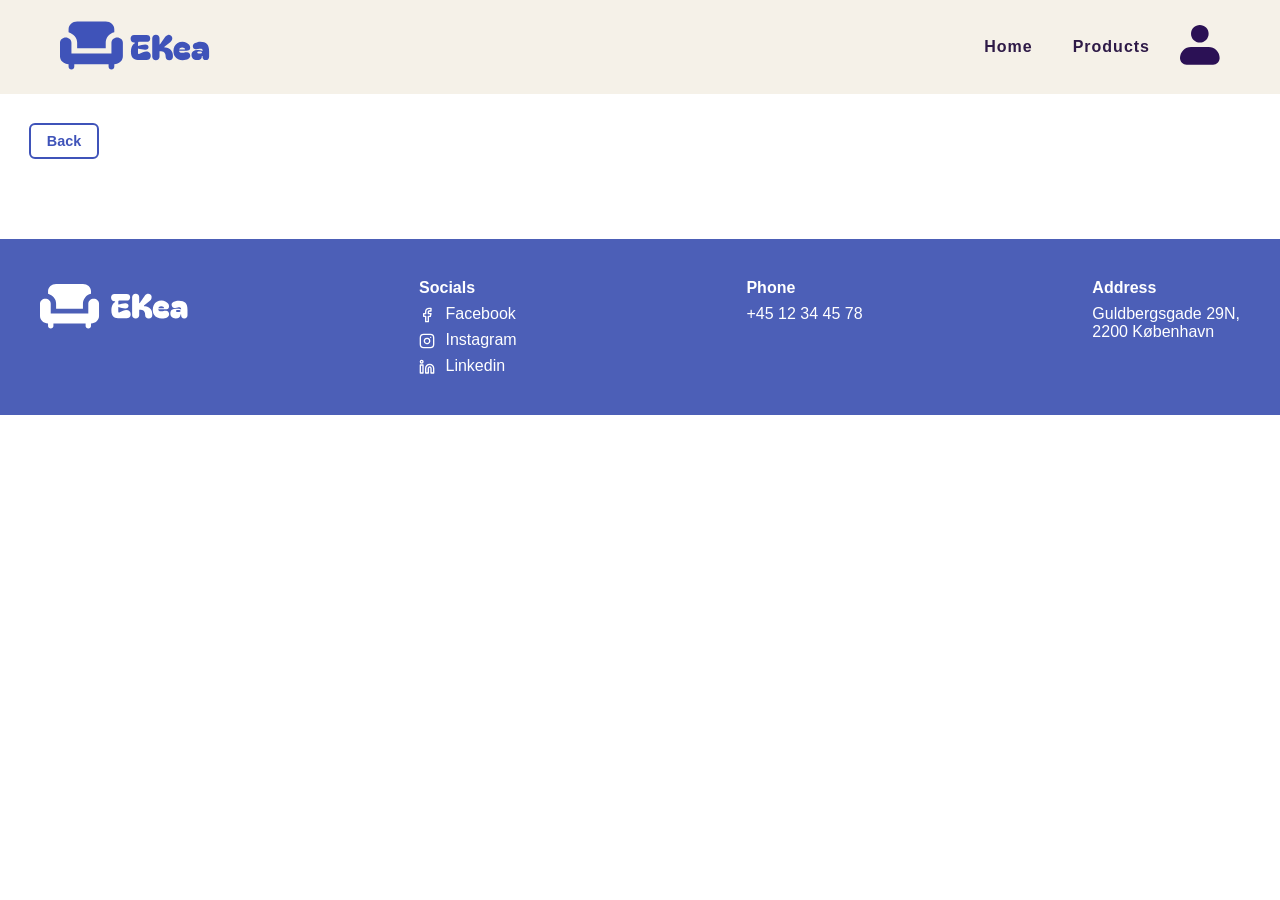
<file: produkt.html>
<!doctype html>
<html lang="en">
  <head>
    <meta charset="UTF-8" />
    <meta name="viewport" content="width=device-width, initial-scale=1.0" />
    <link rel="stylesheet" href="css/produkt.css" />
    <script src="js/produkt.js" defer></script>
    <link rel="stylesheet" href="css/generel.css" />
    <script src="js/burger.js" defer></script>
    <link rel="stylesheet" href="css/burger.css" />
    <title>Document</title>
  </head>
  <body>
    <header>
      <nav class="navbar">
        <div class="logo-header">
          <a href="index.html">
            <svg width="303" height="101" viewBox="0 0 303 101" fill="none" xmlns="http://www.w3.org/2000/svg">
              <path
                d="M160.32 80.86C158.033 80.86 155.84 80.65 153.74 80.23C151.687 79.81 149.867 79.0167 148.28 77.85C146.74 76.6367 145.503 74.91 144.57 72.67C143.683 70.3833 143.24 67.3967 143.24 63.71C143.24 60.3967 143.683 57.55 144.57 55.17C145.457 52.79 146.507 50.9 147.72 49.5C148.98 48.1 150.123 47.2367 151.15 46.91L150.8 45.58H149.61C147.463 45.58 145.76 44.9033 144.5 43.55C143.287 42.15 142.657 40.26 142.61 37.88C142.563 35.5467 143.17 33.68 144.43 32.28C145.737 30.88 147.463 30.18 149.61 30.18H174.74C179.733 30.18 182.23 32.5133 182.23 37.18C182.23 39.28 181.623 40.96 180.41 42.22C179.197 43.48 177.307 44.11 174.74 44.11H160.25C158.523 44.11 157.66 45.1133 157.66 47.12V52.37C159.993 51.8567 162.42 51.25 164.94 50.55C167.507 49.85 169.933 49.5 172.22 49.5C174.413 49.5 176.047 49.99 177.12 50.97C178.24 51.9033 178.8 53.1867 178.8 54.82C178.8 56.5 178.24 57.83 177.12 58.81C176.047 59.7433 174.413 60.2333 172.22 60.28C169.933 60.3267 167.507 60 164.94 59.3C162.373 58.6 159.923 57.9933 157.59 57.48V66.65C157.59 67.5367 157.823 68.1667 158.29 68.54C158.803 68.8667 159.597 68.7267 160.67 68.12C163.003 66.7667 165.29 65.6933 167.53 64.9C169.77 64.06 171.963 63.64 174.11 63.64C177.143 63.64 179.43 64.4333 180.97 66.02C182.557 67.6067 183.35 69.6833 183.35 72.25C183.35 75.0033 182.51 77.1267 180.83 78.62C179.197 80.1133 176.537 80.86 172.85 80.86H160.32ZM201.778 49.43L212.278 34.59C214.145 31.93 216.175 30.4367 218.368 30.11C220.561 29.7367 222.545 30.25 224.318 31.65C225.485 32.5367 226.255 33.7267 226.628 35.22C227.001 36.7133 226.885 38.3 226.278 39.98C225.671 41.66 224.458 43.2467 222.638 44.74L210.948 54.19V55.66C212.441 55.66 214.191 55.8467 216.198 56.22C218.205 56.5933 220.025 57.4333 221.658 58.74C222.965 59.72 224.085 60.84 225.018 62.1C225.998 63.36 226.768 64.9233 227.328 66.79C227.888 68.61 228.168 70.92 228.168 73.72C228.168 76.0067 227.538 77.85 226.278 79.25C225.065 80.6033 223.245 81.28 220.818 81.28C218.391 81.28 216.525 80.6033 215.218 79.25C213.958 77.85 213.328 76.0067 213.328 73.72C213.328 71.1533 212.908 69.1233 212.068 67.63C211.275 66.09 210.201 64.97 208.848 64.27C207.495 63.57 206.025 63.22 204.438 63.22H201.008V74.21C201.008 76.2167 200.308 77.8733 198.908 79.18C197.555 80.4867 195.805 81.14 193.658 81.14C191.511 81.14 189.738 80.4867 188.338 79.18C186.985 77.8733 186.308 76.2167 186.308 74.21V37.18C186.308 35.1267 186.985 33.4 188.338 32C189.691 30.6 191.465 29.9 193.658 29.9C195.991 29.9 197.788 30.6 199.048 32C200.355 33.3533 201.008 35.0333 201.008 37.04V49.29L201.778 49.43ZM229.153 62.8C229.153 59.1133 229.876 55.87 231.323 53.07C232.816 50.27 234.916 48.0767 237.623 46.49C240.376 44.9033 243.643 44.11 247.423 44.11C250.363 44.11 253 44.6467 255.333 45.72C257.713 46.7933 259.58 48.24 260.933 50.06C262.286 51.8333 262.963 53.7933 262.963 55.94C262.963 58.18 262.31 59.7667 261.003 60.7C259.696 61.6333 257.76 62.1 255.193 62.1H240.493C240.493 63.3133 240.96 64.3167 241.893 65.11C242.873 65.9033 244.506 66.3 246.793 66.3C247.96 66.3 249.033 66.1833 250.013 65.95C251.04 65.7167 252.066 65.5067 253.093 65.32C254.166 65.0867 255.356 64.97 256.663 64.97C258.53 64.97 260.07 65.6467 261.283 67C262.496 68.3067 263.103 70.1267 263.103 72.46C263.103 75.2133 261.68 77.36 258.833 78.9C256.033 80.44 252.346 81.21 247.773 81.21C244.553 81.21 241.52 80.58 238.673 79.32C235.873 78.06 233.586 76.0767 231.813 73.37C230.04 70.6167 229.153 67.0933 229.153 62.8ZM251.833 59.79C252.533 59.79 252.766 59.4633 252.533 58.81C252.346 58.1567 251.786 57.48 250.853 56.78C249.92 56.08 248.566 55.73 246.793 55.73C244.74 55.73 243.2 56.1733 242.173 57.06C241.193 57.9467 240.703 58.8567 240.703 59.79H251.833ZM276.639 81C273.185 81 270.479 80.0667 268.519 78.2C266.605 76.3333 265.649 73.72 265.649 70.36C265.649 67 266.769 64.5733 269.009 63.08C271.249 61.54 274.119 60.77 277.619 60.77C279.672 60.77 281.539 60.91 283.219 61.19C284.899 61.47 286.415 61.8667 287.769 62.38H287.979V61.33C287.979 60.2567 287.582 59.4167 286.789 58.81C285.995 58.1567 284.992 57.8533 283.779 57.9C282.612 57.9 281.609 57.97 280.769 58.11C279.975 58.25 278.972 58.4833 277.759 58.81C275.519 59.37 273.582 59.3233 271.949 58.67C270.315 58.0167 269.195 56.7333 268.589 54.82C268.029 52.8133 268.145 51.1333 268.939 49.78C269.779 48.4267 271.039 47.3767 272.719 46.63C274.165 45.93 275.775 45.3467 277.549 44.88C279.369 44.4133 281.329 44.18 283.429 44.18C289.542 44.18 294.022 45.6733 296.869 48.66C299.762 51.6 301.209 56.5467 301.209 63.5V74.35C301.209 76.2633 300.625 77.85 299.459 79.11C298.292 80.37 296.682 81 294.629 81C292.389 81 290.709 80.37 289.589 79.11C288.515 77.85 287.979 76.31 287.979 74.49V72.88H286.579C286.579 74.0933 286.345 75.33 285.879 76.59C285.459 77.85 284.549 78.9 283.149 79.74C281.795 80.58 279.625 81 276.639 81ZM277.339 65.67C277.339 66.4633 277.619 67.0233 278.179 67.35C278.785 67.6767 280.069 67.84 282.029 67.84C283.802 67.84 285.039 67.6767 285.739 67.35C286.439 67.0233 286.789 66.4633 286.789 65.67C286.789 64.9233 286.439 64.41 285.739 64.13C285.039 63.8033 283.802 63.64 282.029 63.64C280.069 63.64 278.785 63.8033 278.179 64.13C277.619 64.41 277.339 64.9233 277.339 65.67Z"
                fill="#3F53B9"
              />
              <path
                d="M23.0909 100C21.4553 100 20.0852 99.4827 18.9807 98.448C17.8762 97.4133 17.322 96.1344 17.3182 94.6111V89.2222C12.5076 89.2222 8.41856 87.6504 5.05113 84.5069C1.68371 81.3634 0 77.5463 0 73.0555V46.1111C0 43.1472 1.13145 40.6108 3.39436 38.502C5.65727 36.3931 8.3743 35.3369 11.5455 35.3333C14.7166 35.3297 17.4356 36.386 19.7023 38.502C21.9691 40.618 23.0986 43.1544 23.0909 46.1111V67.6667H103.909V46.1111C103.909 43.1472 105.041 40.6108 107.303 38.502C109.566 36.3931 112.283 35.3369 115.454 35.3333C118.626 35.3297 121.345 36.386 123.611 38.502C125.878 40.618 127.008 43.1544 127 46.1111V73.0555C127 77.5463 125.316 81.3634 121.949 84.5069C118.581 87.6504 114.492 89.2222 109.682 89.2222V94.6111C109.682 96.1379 109.128 97.4187 108.019 98.4534C106.911 99.488 105.541 100.004 103.909 100C102.277 99.9964 100.907 99.4791 99.7989 98.448C98.6905 97.4169 98.1363 96.1379 98.1363 94.6111V89.2222H28.8636V94.6111C28.8636 96.1379 28.3094 97.4187 27.2011 98.4534C26.0927 99.488 24.7227 100.004 23.0909 100ZM34.6364 56.8889V46.1111C34.6364 41.1713 33.0258 36.747 29.8046 32.8383C26.5834 28.9295 22.4213 26.1686 17.3182 24.5556V19.1667C17.3182 14.6759 19.0019 10.8588 22.3693 7.71528C25.7367 4.57176 29.8257 3 34.6364 3H92.3636C97.1742 3 101.263 4.57176 104.631 7.71528C107.998 10.8588 109.682 14.6759 109.682 19.1667V24.5556C104.486 25.813 100.301 28.4409 97.1261 32.4395C93.9511 36.438 92.3636 40.9953 92.3636 46.1111V56.8889H34.6364Z"
                fill="#3F53B9"
              />
            </svg>
          </a>
        </div>
        <div>
          <ul class="nav-links">
            <li><a href="index.html">Home</a></li>
            <li><a href="produktliste.html">Products</a></li>
          </ul>
          <button class="burger">
            <span class="line"></span>
            <span class="line"></span>
            <span class="line"></span>
          </button>
          <a href="profil.html"><img src="images/profil.svg" alt="" /></a>
        </div>
      </nav>
    </header>
    <button class="back-btn">Back</button>
    <main class="produktgrid"></main>
    <footer>
      <div class="footer-container">
        <div class="footer-logo">
          <img src="images/footer-logo.svg" alt="Ekea logo" class="footer-logo" />
        </div>

        <div class="footer-section">
          <h4>Socials</h4>
          <a href="https://www.facebook.com/"><img src="images/Facebook.svg" alt="Facebook link" /> Facebook</a>
          <a href="https://www.instagram.com/"><img src="images/Instagram.svg" alt="Instagram link" /> Instagram</a>
          <a href="https://www.linkedin.com/"><img src="images/Linkedin.svg" alt="Linkedin link" /> Linkedin</a>
        </div>

        <div class="footer-section">
          <h4>Phone</h4>
          <p>+45 12 34 45 78</p>
        </div>

        <div class="footer-section">
          <h4>Address</h4>
          <p>
            Guldbergsgade 29N,<br />
            2200 København
          </p>
        </div>
      </div>
    </footer>
  </body>
</html>
</file>
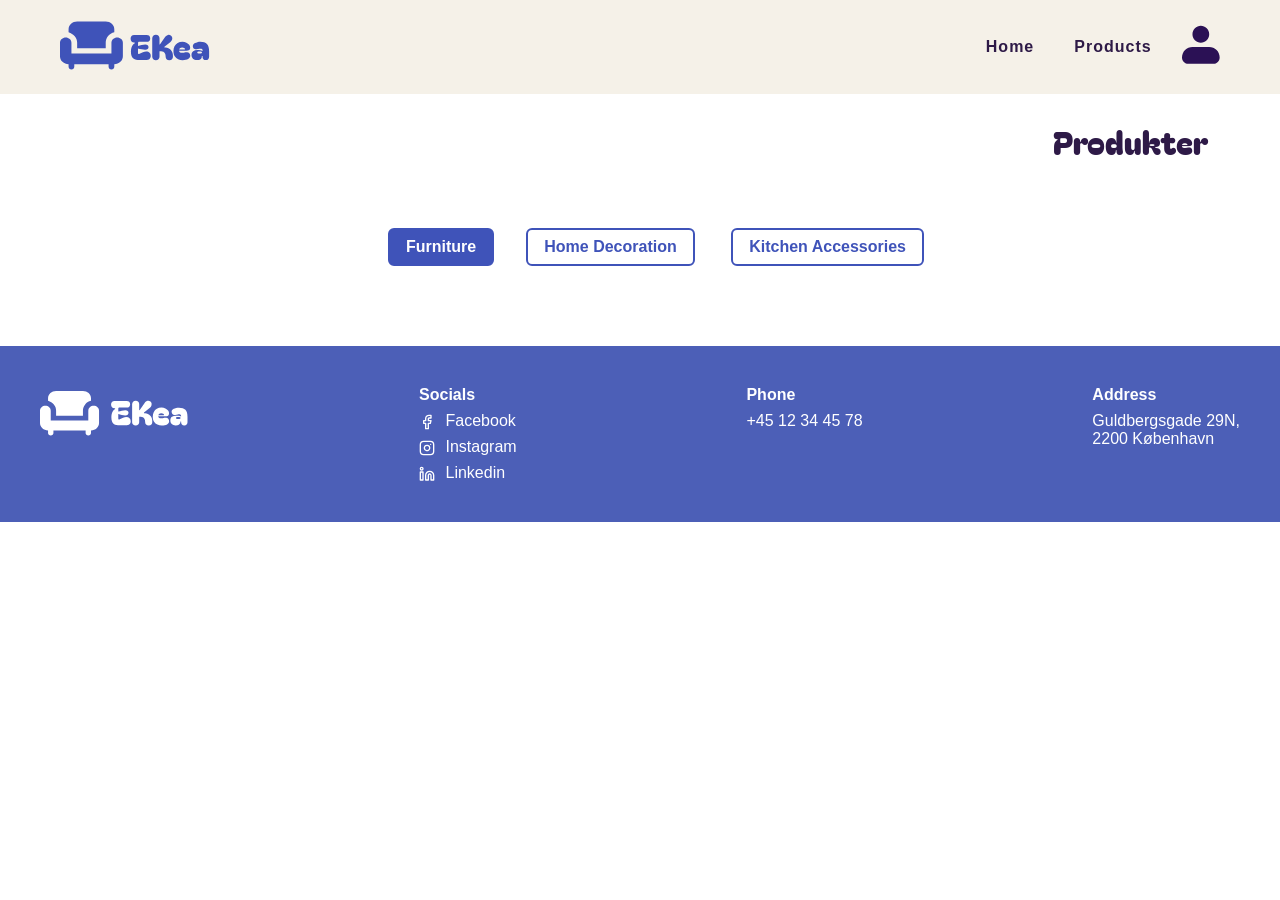
<file: produktliste.html>
<!doctype html>
<html lang="en">
  <head>
    <meta charset="UTF-8" />
    <meta name="viewport" content="width=device-width, initial-scale=1.0" />
    <title>Home</title>
    <link rel="stylesheet" href="css/produktliste.css" />
    <link rel="stylesheet" href="css/generel.css" />
    <link rel="stylesheet" href="css/burger.css" />
    <script src="js/burger.js" defer></script>
  </head>
  <body>
    <header>
      <nav class="navbar">
        <div class="logo-header">
          <a href="index.html">
            <svg
              width="303"
              height="101"
              viewBox="0 0 303 101"
              fill="none"
              xmlns="http://www.w3.org/2000/svg"
            >
              <path
                d="M160.32 80.86C158.033 80.86 155.84 80.65 153.74 80.23C151.687 79.81 149.867 79.0167 148.28 77.85C146.74 76.6367 145.503 74.91 144.57 72.67C143.683 70.3833 143.24 67.3967 143.24 63.71C143.24 60.3967 143.683 57.55 144.57 55.17C145.457 52.79 146.507 50.9 147.72 49.5C148.98 48.1 150.123 47.2367 151.15 46.91L150.8 45.58H149.61C147.463 45.58 145.76 44.9033 144.5 43.55C143.287 42.15 142.657 40.26 142.61 37.88C142.563 35.5467 143.17 33.68 144.43 32.28C145.737 30.88 147.463 30.18 149.61 30.18H174.74C179.733 30.18 182.23 32.5133 182.23 37.18C182.23 39.28 181.623 40.96 180.41 42.22C179.197 43.48 177.307 44.11 174.74 44.11H160.25C158.523 44.11 157.66 45.1133 157.66 47.12V52.37C159.993 51.8567 162.42 51.25 164.94 50.55C167.507 49.85 169.933 49.5 172.22 49.5C174.413 49.5 176.047 49.99 177.12 50.97C178.24 51.9033 178.8 53.1867 178.8 54.82C178.8 56.5 178.24 57.83 177.12 58.81C176.047 59.7433 174.413 60.2333 172.22 60.28C169.933 60.3267 167.507 60 164.94 59.3C162.373 58.6 159.923 57.9933 157.59 57.48V66.65C157.59 67.5367 157.823 68.1667 158.29 68.54C158.803 68.8667 159.597 68.7267 160.67 68.12C163.003 66.7667 165.29 65.6933 167.53 64.9C169.77 64.06 171.963 63.64 174.11 63.64C177.143 63.64 179.43 64.4333 180.97 66.02C182.557 67.6067 183.35 69.6833 183.35 72.25C183.35 75.0033 182.51 77.1267 180.83 78.62C179.197 80.1133 176.537 80.86 172.85 80.86H160.32ZM201.778 49.43L212.278 34.59C214.145 31.93 216.175 30.4367 218.368 30.11C220.561 29.7367 222.545 30.25 224.318 31.65C225.485 32.5367 226.255 33.7267 226.628 35.22C227.001 36.7133 226.885 38.3 226.278 39.98C225.671 41.66 224.458 43.2467 222.638 44.74L210.948 54.19V55.66C212.441 55.66 214.191 55.8467 216.198 56.22C218.205 56.5933 220.025 57.4333 221.658 58.74C222.965 59.72 224.085 60.84 225.018 62.1C225.998 63.36 226.768 64.9233 227.328 66.79C227.888 68.61 228.168 70.92 228.168 73.72C228.168 76.0067 227.538 77.85 226.278 79.25C225.065 80.6033 223.245 81.28 220.818 81.28C218.391 81.28 216.525 80.6033 215.218 79.25C213.958 77.85 213.328 76.0067 213.328 73.72C213.328 71.1533 212.908 69.1233 212.068 67.63C211.275 66.09 210.201 64.97 208.848 64.27C207.495 63.57 206.025 63.22 204.438 63.22H201.008V74.21C201.008 76.2167 200.308 77.8733 198.908 79.18C197.555 80.4867 195.805 81.14 193.658 81.14C191.511 81.14 189.738 80.4867 188.338 79.18C186.985 77.8733 186.308 76.2167 186.308 74.21V37.18C186.308 35.1267 186.985 33.4 188.338 32C189.691 30.6 191.465 29.9 193.658 29.9C195.991 29.9 197.788 30.6 199.048 32C200.355 33.3533 201.008 35.0333 201.008 37.04V49.29L201.778 49.43ZM229.153 62.8C229.153 59.1133 229.876 55.87 231.323 53.07C232.816 50.27 234.916 48.0767 237.623 46.49C240.376 44.9033 243.643 44.11 247.423 44.11C250.363 44.11 253 44.6467 255.333 45.72C257.713 46.7933 259.58 48.24 260.933 50.06C262.286 51.8333 262.963 53.7933 262.963 55.94C262.963 58.18 262.31 59.7667 261.003 60.7C259.696 61.6333 257.76 62.1 255.193 62.1H240.493C240.493 63.3133 240.96 64.3167 241.893 65.11C242.873 65.9033 244.506 66.3 246.793 66.3C247.96 66.3 249.033 66.1833 250.013 65.95C251.04 65.7167 252.066 65.5067 253.093 65.32C254.166 65.0867 255.356 64.97 256.663 64.97C258.53 64.97 260.07 65.6467 261.283 67C262.496 68.3067 263.103 70.1267 263.103 72.46C263.103 75.2133 261.68 77.36 258.833 78.9C256.033 80.44 252.346 81.21 247.773 81.21C244.553 81.21 241.52 80.58 238.673 79.32C235.873 78.06 233.586 76.0767 231.813 73.37C230.04 70.6167 229.153 67.0933 229.153 62.8ZM251.833 59.79C252.533 59.79 252.766 59.4633 252.533 58.81C252.346 58.1567 251.786 57.48 250.853 56.78C249.92 56.08 248.566 55.73 246.793 55.73C244.74 55.73 243.2 56.1733 242.173 57.06C241.193 57.9467 240.703 58.8567 240.703 59.79H251.833ZM276.639 81C273.185 81 270.479 80.0667 268.519 78.2C266.605 76.3333 265.649 73.72 265.649 70.36C265.649 67 266.769 64.5733 269.009 63.08C271.249 61.54 274.119 60.77 277.619 60.77C279.672 60.77 281.539 60.91 283.219 61.19C284.899 61.47 286.415 61.8667 287.769 62.38H287.979V61.33C287.979 60.2567 287.582 59.4167 286.789 58.81C285.995 58.1567 284.992 57.8533 283.779 57.9C282.612 57.9 281.609 57.97 280.769 58.11C279.975 58.25 278.972 58.4833 277.759 58.81C275.519 59.37 273.582 59.3233 271.949 58.67C270.315 58.0167 269.195 56.7333 268.589 54.82C268.029 52.8133 268.145 51.1333 268.939 49.78C269.779 48.4267 271.039 47.3767 272.719 46.63C274.165 45.93 275.775 45.3467 277.549 44.88C279.369 44.4133 281.329 44.18 283.429 44.18C289.542 44.18 294.022 45.6733 296.869 48.66C299.762 51.6 301.209 56.5467 301.209 63.5V74.35C301.209 76.2633 300.625 77.85 299.459 79.11C298.292 80.37 296.682 81 294.629 81C292.389 81 290.709 80.37 289.589 79.11C288.515 77.85 287.979 76.31 287.979 74.49V72.88H286.579C286.579 74.0933 286.345 75.33 285.879 76.59C285.459 77.85 284.549 78.9 283.149 79.74C281.795 80.58 279.625 81 276.639 81ZM277.339 65.67C277.339 66.4633 277.619 67.0233 278.179 67.35C278.785 67.6767 280.069 67.84 282.029 67.84C283.802 67.84 285.039 67.6767 285.739 67.35C286.439 67.0233 286.789 66.4633 286.789 65.67C286.789 64.9233 286.439 64.41 285.739 64.13C285.039 63.8033 283.802 63.64 282.029 63.64C280.069 63.64 278.785 63.8033 278.179 64.13C277.619 64.41 277.339 64.9233 277.339 65.67Z"
                fill="#3F53B9"
              />
              <path
                d="M23.0909 100C21.4553 100 20.0852 99.4827 18.9807 98.448C17.8762 97.4133 17.322 96.1344 17.3182 94.6111V89.2222C12.5076 89.2222 8.41856 87.6504 5.05113 84.5069C1.68371 81.3634 0 77.5463 0 73.0555V46.1111C0 43.1472 1.13145 40.6108 3.39436 38.502C5.65727 36.3931 8.3743 35.3369 11.5455 35.3333C14.7166 35.3297 17.4356 36.386 19.7023 38.502C21.9691 40.618 23.0986 43.1544 23.0909 46.1111V67.6667H103.909V46.1111C103.909 43.1472 105.041 40.6108 107.303 38.502C109.566 36.3931 112.283 35.3369 115.454 35.3333C118.626 35.3297 121.345 36.386 123.611 38.502C125.878 40.618 127.008 43.1544 127 46.1111V73.0555C127 77.5463 125.316 81.3634 121.949 84.5069C118.581 87.6504 114.492 89.2222 109.682 89.2222V94.6111C109.682 96.1379 109.128 97.4187 108.019 98.4534C106.911 99.488 105.541 100.004 103.909 100C102.277 99.9964 100.907 99.4791 99.7989 98.448C98.6905 97.4169 98.1363 96.1379 98.1363 94.6111V89.2222H28.8636V94.6111C28.8636 96.1379 28.3094 97.4187 27.2011 98.4534C26.0927 99.488 24.7227 100.004 23.0909 100ZM34.6364 56.8889V46.1111C34.6364 41.1713 33.0258 36.747 29.8046 32.8383C26.5834 28.9295 22.4213 26.1686 17.3182 24.5556V19.1667C17.3182 14.6759 19.0019 10.8588 22.3693 7.71528C25.7367 4.57176 29.8257 3 34.6364 3H92.3636C97.1742 3 101.263 4.57176 104.631 7.71528C107.998 10.8588 109.682 14.6759 109.682 19.1667V24.5556C104.486 25.813 100.301 28.4409 97.1261 32.4395C93.9511 36.438 92.3636 40.9953 92.3636 46.1111V56.8889H34.6364Z"
                fill="#3F53B9"
              />
            </svg>
          </a>
        </div>
        <div>
          <ul class="nav-links">
            <li><a href="index.html">Home</a></li>
            <li><a href="produktliste.html">Products</a></li>
          </ul>
          <button class="burger">
            <span class="line"></span>
            <span class="line"></span>
            <span class="line"></span>
          </button>
          <a href="profil.html"
            ><img class="profile-icon" src="images/profil.svg" alt=""
          /></a>
        </div>
      </nav>
    </header>

    <main>
      <div class="categories">
        <h1>Produkter</h1>
        <p>
          <a href="produktliste.html?category=furniture">Furniture</a
          ><a href="produktliste.html?category=home-decoration"
            >Home Decoration</a
          >
          <a href="produktliste.html?category=kitchen-accessories"
            >Kitchen Accessories</a
          >
        </p>
      </div>

      <div class="product_list_container" id="product-container"></div>
    </main>

    <footer>
      <div class="footer-container">
        <div class="footer-logo">
          <img
            src="images/footer-logo.svg"
            alt="Ekea logo"
            class="footer-logo"
          />
        </div>

        <div class="footer-section">
          <h4>Socials</h4>
          <a href="https://www.facebook.com/"><img src="images/Facebook.svg" alt="Facebook link" /> Facebook</a>
          <a href="https://www.instagram.com/"><img src="images/Instagram.svg" alt="Instagram link" /> Instagram</a>
          <a href="https://www.linkedin.com/"><img src="images/Linkedin.svg" alt="Linkedin link" /> Linkedin</a>
        </div>

        <div class="footer-section">
          <h4>Phone</h4>
          <p>+45 12 34 45 78</p>
        </div>

        <div class="footer-section">
          <h4>Address</h4>
          <p>
            Guldbergsgade 29N,<br />
            2200 København
          </p>
        </div>
      </div>
    </footer>

    <script src="js/produktliste.js"></script>
  </body>
</html>
</file>
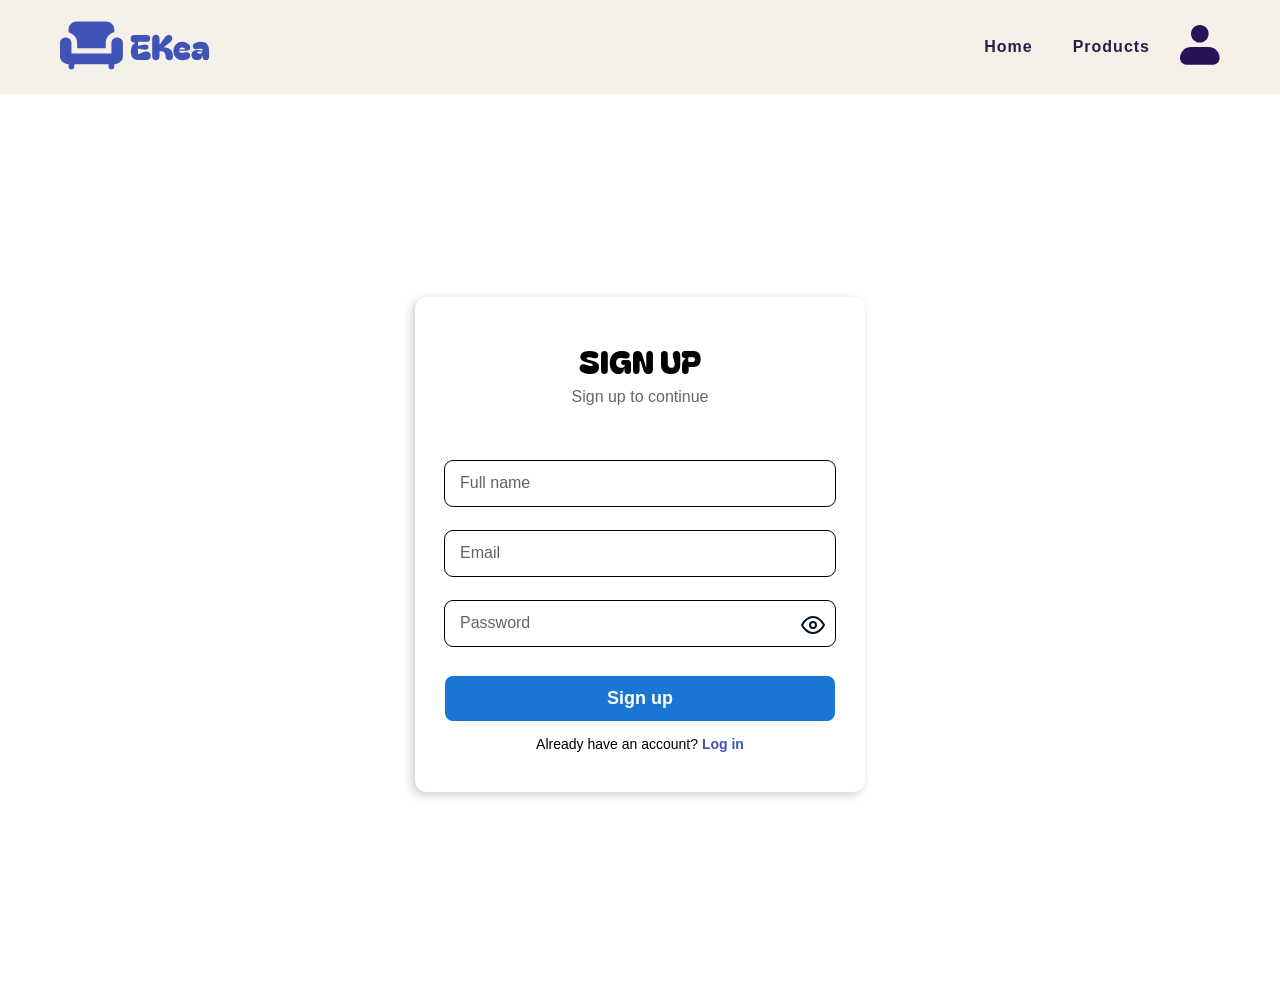
<file: profil.html>
<!doctype html>
<html lang="da">
  <head>
    <meta charset="UTF-8" />
    <meta name="viewport" content="width=device-width, initial-scale=1.0" />
    <title>Ekea</title>
    <link rel="stylesheet" href="css/generel.css" />
    <link rel="stylesheet" href="css/burger.css" />
    <script src="js/burger.js" defer></script>
    <script src="js/profil.js" defer></script>
  </head>

  <body>
    <header>
      <nav class="navbar">
        <div class="logo-header">
          <a href="index.html">
            <svg
              width="303"
              height="101"
              viewBox="0 0 303 101"
              fill="none"
              xmlns="http://www.w3.org/2000/svg"
            >
              <path
                d="M160.32 80.86C158.033 80.86 155.84 80.65 153.74 80.23C151.687 79.81 149.867 79.0167 148.28 77.85C146.74 76.6367 145.503 74.91 144.57 72.67C143.683 70.3833 143.24 67.3967 143.24 63.71C143.24 60.3967 143.683 57.55 144.57 55.17C145.457 52.79 146.507 50.9 147.72 49.5C148.98 48.1 150.123 47.2367 151.15 46.91L150.8 45.58H149.61C147.463 45.58 145.76 44.9033 144.5 43.55C143.287 42.15 142.657 40.26 142.61 37.88C142.563 35.5467 143.17 33.68 144.43 32.28C145.737 30.88 147.463 30.18 149.61 30.18H174.74C179.733 30.18 182.23 32.5133 182.23 37.18C182.23 39.28 181.623 40.96 180.41 42.22C179.197 43.48 177.307 44.11 174.74 44.11H160.25C158.523 44.11 157.66 45.1133 157.66 47.12V52.37C159.993 51.8567 162.42 51.25 164.94 50.55C167.507 49.85 169.933 49.5 172.22 49.5C174.413 49.5 176.047 49.99 177.12 50.97C178.24 51.9033 178.8 53.1867 178.8 54.82C178.8 56.5 178.24 57.83 177.12 58.81C176.047 59.7433 174.413 60.2333 172.22 60.28C169.933 60.3267 167.507 60 164.94 59.3C162.373 58.6 159.923 57.9933 157.59 57.48V66.65C157.59 67.5367 157.823 68.1667 158.29 68.54C158.803 68.8667 159.597 68.7267 160.67 68.12C163.003 66.7667 165.29 65.6933 167.53 64.9C169.77 64.06 171.963 63.64 174.11 63.64C177.143 63.64 179.43 64.4333 180.97 66.02C182.557 67.6067 183.35 69.6833 183.35 72.25C183.35 75.0033 182.51 77.1267 180.83 78.62C179.197 80.1133 176.537 80.86 172.85 80.86H160.32ZM201.778 49.43L212.278 34.59C214.145 31.93 216.175 30.4367 218.368 30.11C220.561 29.7367 222.545 30.25 224.318 31.65C225.485 32.5367 226.255 33.7267 226.628 35.22C227.001 36.7133 226.885 38.3 226.278 39.98C225.671 41.66 224.458 43.2467 222.638 44.74L210.948 54.19V55.66C212.441 55.66 214.191 55.8467 216.198 56.22C218.205 56.5933 220.025 57.4333 221.658 58.74C222.965 59.72 224.085 60.84 225.018 62.1C225.998 63.36 226.768 64.9233 227.328 66.79C227.888 68.61 228.168 70.92 228.168 73.72C228.168 76.0067 227.538 77.85 226.278 79.25C225.065 80.6033 223.245 81.28 220.818 81.28C218.391 81.28 216.525 80.6033 215.218 79.25C213.958 77.85 213.328 76.0067 213.328 73.72C213.328 71.1533 212.908 69.1233 212.068 67.63C211.275 66.09 210.201 64.97 208.848 64.27C207.495 63.57 206.025 63.22 204.438 63.22H201.008V74.21C201.008 76.2167 200.308 77.8733 198.908 79.18C197.555 80.4867 195.805 81.14 193.658 81.14C191.511 81.14 189.738 80.4867 188.338 79.18C186.985 77.8733 186.308 76.2167 186.308 74.21V37.18C186.308 35.1267 186.985 33.4 188.338 32C189.691 30.6 191.465 29.9 193.658 29.9C195.991 29.9 197.788 30.6 199.048 32C200.355 33.3533 201.008 35.0333 201.008 37.04V49.29L201.778 49.43ZM229.153 62.8C229.153 59.1133 229.876 55.87 231.323 53.07C232.816 50.27 234.916 48.0767 237.623 46.49C240.376 44.9033 243.643 44.11 247.423 44.11C250.363 44.11 253 44.6467 255.333 45.72C257.713 46.7933 259.58 48.24 260.933 50.06C262.286 51.8333 262.963 53.7933 262.963 55.94C262.963 58.18 262.31 59.7667 261.003 60.7C259.696 61.6333 257.76 62.1 255.193 62.1H240.493C240.493 63.3133 240.96 64.3167 241.893 65.11C242.873 65.9033 244.506 66.3 246.793 66.3C247.96 66.3 249.033 66.1833 250.013 65.95C251.04 65.7167 252.066 65.5067 253.093 65.32C254.166 65.0867 255.356 64.97 256.663 64.97C258.53 64.97 260.07 65.6467 261.283 67C262.496 68.3067 263.103 70.1267 263.103 72.46C263.103 75.2133 261.68 77.36 258.833 78.9C256.033 80.44 252.346 81.21 247.773 81.21C244.553 81.21 241.52 80.58 238.673 79.32C235.873 78.06 233.586 76.0767 231.813 73.37C230.04 70.6167 229.153 67.0933 229.153 62.8ZM251.833 59.79C252.533 59.79 252.766 59.4633 252.533 58.81C252.346 58.1567 251.786 57.48 250.853 56.78C249.92 56.08 248.566 55.73 246.793 55.73C244.74 55.73 243.2 56.1733 242.173 57.06C241.193 57.9467 240.703 58.8567 240.703 59.79H251.833ZM276.639 81C273.185 81 270.479 80.0667 268.519 78.2C266.605 76.3333 265.649 73.72 265.649 70.36C265.649 67 266.769 64.5733 269.009 63.08C271.249 61.54 274.119 60.77 277.619 60.77C279.672 60.77 281.539 60.91 283.219 61.19C284.899 61.47 286.415 61.8667 287.769 62.38H287.979V61.33C287.979 60.2567 287.582 59.4167 286.789 58.81C285.995 58.1567 284.992 57.8533 283.779 57.9C282.612 57.9 281.609 57.97 280.769 58.11C279.975 58.25 278.972 58.4833 277.759 58.81C275.519 59.37 273.582 59.3233 271.949 58.67C270.315 58.0167 269.195 56.7333 268.589 54.82C268.029 52.8133 268.145 51.1333 268.939 49.78C269.779 48.4267 271.039 47.3767 272.719 46.63C274.165 45.93 275.775 45.3467 277.549 44.88C279.369 44.4133 281.329 44.18 283.429 44.18C289.542 44.18 294.022 45.6733 296.869 48.66C299.762 51.6 301.209 56.5467 301.209 63.5V74.35C301.209 76.2633 300.625 77.85 299.459 79.11C298.292 80.37 296.682 81 294.629 81C292.389 81 290.709 80.37 289.589 79.11C288.515 77.85 287.979 76.31 287.979 74.49V72.88H286.579C286.579 74.0933 286.345 75.33 285.879 76.59C285.459 77.85 284.549 78.9 283.149 79.74C281.795 80.58 279.625 81 276.639 81ZM277.339 65.67C277.339 66.4633 277.619 67.0233 278.179 67.35C278.785 67.6767 280.069 67.84 282.029 67.84C283.802 67.84 285.039 67.6767 285.739 67.35C286.439 67.0233 286.789 66.4633 286.789 65.67C286.789 64.9233 286.439 64.41 285.739 64.13C285.039 63.8033 283.802 63.64 282.029 63.64C280.069 63.64 278.785 63.8033 278.179 64.13C277.619 64.41 277.339 64.9233 277.339 65.67Z"
                fill="#3F53B9"
              />
              <path
                d="M23.0909 100C21.4553 100 20.0852 99.4827 18.9807 98.448C17.8762 97.4133 17.322 96.1344 17.3182 94.6111V89.2222C12.5076 89.2222 8.41856 87.6504 5.05113 84.5069C1.68371 81.3634 0 77.5463 0 73.0555V46.1111C0 43.1472 1.13145 40.6108 3.39436 38.502C5.65727 36.3931 8.3743 35.3369 11.5455 35.3333C14.7166 35.3297 17.4356 36.386 19.7023 38.502C21.9691 40.618 23.0986 43.1544 23.0909 46.1111V67.6667H103.909V46.1111C103.909 43.1472 105.041 40.6108 107.303 38.502C109.566 36.3931 112.283 35.3369 115.454 35.3333C118.626 35.3297 121.345 36.386 123.611 38.502C125.878 40.618 127.008 43.1544 127 46.1111V73.0555C127 77.5463 125.316 81.3634 121.949 84.5069C118.581 87.6504 114.492 89.2222 109.682 89.2222V94.6111C109.682 96.1379 109.128 97.4187 108.019 98.4534C106.911 99.488 105.541 100.004 103.909 100C102.277 99.9964 100.907 99.4791 99.7989 98.448C98.6905 97.4169 98.1363 96.1379 98.1363 94.6111V89.2222H28.8636V94.6111C28.8636 96.1379 28.3094 97.4187 27.2011 98.4534C26.0927 99.488 24.7227 100.004 23.0909 100ZM34.6364 56.8889V46.1111C34.6364 41.1713 33.0258 36.747 29.8046 32.8383C26.5834 28.9295 22.4213 26.1686 17.3182 24.5556V19.1667C17.3182 14.6759 19.0019 10.8588 22.3693 7.71528C25.7367 4.57176 29.8257 3 34.6364 3H92.3636C97.1742 3 101.263 4.57176 104.631 7.71528C107.998 10.8588 109.682 14.6759 109.682 19.1667V24.5556C104.486 25.813 100.301 28.4409 97.1261 32.4395C93.9511 36.438 92.3636 40.9953 92.3636 46.1111V56.8889H34.6364Z"
                fill="#3F53B9"
              />
            </svg>
          </a>
        </div>
        <div>
          <ul class="nav-links">
            <li><a href="index.html">Home</a></li>
            <li><a href="produktliste.html">Products</a></li>
          </ul>
          <button class="burger">
            <span class="line"></span>
            <span class="line"></span>
            <span class="line"></span>
          </button>
          <a href="profil.html"><img src="images/profil.svg" alt="" /></a>
        </div>
      </nav>
    </header>
    <main class="profil">
      <div class="container">
        <h1>SIGN UP</h1>
        <p class="subtitle">Sign up to continue</p>

        <form>
          <div class="input-group">
            <input type="text" required />
            <label>Full name</label>
          </div>

          <div class="input-group">
            <input type="email" required />
            <label>Email</label>
          </div>

          <div class="input-group password-group">
            <input type="password" id="password" required />
            <label>Password</label>

            <span class="toggle" onclick="togglePassword()">
              <img id="toggleIcon" src="images/eye.svg" alt="toggle password" />
            </span>
          </div>

          <button type="submit">Sign up</button>

          <p class="login">Already have an account? <a href="#">Log in</a></p>
        </form>
      </div>
    </main>
  </body>
</html>
</file>
<file: css/produkt.css>
.produktgrid {
  display: grid;
  grid-template-columns: 1fr 1fr;
  gap: 40px;
  padding: 40px;
  max-width: 1200px;
  margin: 0 auto;
  align-items: start;
}
.back-btn {
  display: inline-block;
  margin-top: 2em;
  margin-left: 2em;
  padding: 8px 16px;
  background-color: white;
  color: #3f53b9;
  border: none;
  border-radius: 6px;
  font-size: 0.9rem;
  font-weight: bold;
  cursor: pointer;
  border: 2px solid #3f53b9;
}
.back-btn:hover {
  background-color: #3f53b9;
  color: white;
}

/* ---- Billedsektion ---- */
.imagelayout {
  position: relative;
  background-color: #f5f0eb;
  border-radius: 12px;
  overflow: hidden;
  aspect-ratio: 0.8;
  display: flex;
  align-items: center;
  justify-content: center;
}

.imagelayout img {
  max-width: 80%;
  max-height: 80%;
  object-fit: contain;
}

.discount-badge {
  position: absolute;
  top: 20px;
  left: 0px;
  background-color: #3f53b9;
  color: white;
  font-size: 1.2rem;
  font-weight: bold;
  padding: 12px 22px;
}

.arrow-btn {
  position: absolute;
  top: 50%;
  transform: translateY(-50%);
  background: white;
  border: 2px solid #333;
  border-radius: 50%;
  width: 42px;
  height: 42px;
  display: flex;
  align-items: center;
  justify-content: center;
  cursor: pointer;
  font-size: 1rem;
}

.arrow-btn.left {
  left: 12px;
}

.arrow-btn.right {
  right: 12px;
}

.carousel-dots {
  position: absolute;
  bottom: 15px;
  left: 50%;
  transform: translateX(-50%);
  display: flex;
  gap: 8px;
}

.dot {
  width: 10px;
  height: 10px;
  border-radius: 50%;
  background-color: #ccc;
}

.dot.active {
  background-color: #e74c3c;
}

/* ---- Artikel / Produktinfo ---- */
article {
  padding: 10px 0;
}

article h1 {
  font-size: 1.9rem;
  color: #2d1b6e;
  font-weight: bold;
  margin-bottom: 12px;
}

.price {
  margin-bottom: 15px;
}

.discountoverlay {
  text-decoration: line-through;
  color: #555;
  font-size: 1rem;
  margin: 0 0 2px 0;
}

.discountedprice {
  font-size: 1.1rem;
  font-weight: 600;
  color: #222;
  margin: 0;
  padding-bottom: 12px;
  border-bottom: 2px solid #333;
  display: inline-block;
}

.ratings {
  color: #666;
  font-size: 0.9rem;
  margin: 10px 0;
}

article > p {
  font-weight: 500;
  margin-bottom: 15px;
  line-height: 1.5;
}

/* ---- Info-boks (warranty/shipping/availability) ---- */
.info-box {
  border: 1px solid #d0ccc5;
  border-radius: 8px;
  padding: 15px 20px;
  margin: 15px 0;
  background-color: #faf9f7;
}

.info-box p {
  margin: 6px 0;
  font-size: 0.9rem;
  color: #333;
}

/* ---- Brand, SKU, mål ---- */
.product-meta {
  margin: 15px 0;
}

.product-meta p {
  margin: 6px 0;
  font-size: 0.9rem;
  font-weight: 500;
  color: #333;
}

/* ---- Antal + Køb-knap ---- */
.quantity-cart {
  display: flex;
  gap: 15px;
  align-items: center;
  margin-top: 25px;
}

.quantity-selector {
  display: flex;
  align-items: center;
  border: 2px solid #3f53b9;
  border-radius: 6px;
  overflow: hidden;
}

.qty-btn {
  background: none;
  border: none;
  padding: 8px 16px;
  font-size: 1.1rem;
  cursor: pointer;
  color: #3f53b9;
  font-weight: bold;
}

.qty-display {
  padding: 8px 16px;
  font-size: 1rem;
  min-width: 20px;
  text-align: center;
}

.add-to-cart {
  background-color: #3f53b9;
  color: white;
  border: none;
  padding: 10px 32px;
  border-radius: 6px;
  font-size: 1rem;
  font-weight: bold;
  cursor: pointer;
}

.add-to-cart:hover {
  background-color: #2d3e99;
}

/* ---- Responsiv ---- */
@media (max-width: 768px) {
  .produktgrid {
    grid-template-columns: 1fr;
    padding: 20px;
  }
}
</file>
<file: css/generel.css>
@import url("https://fonts.googleapis.com/css2?family=Open+Sans:ital,wght@0,300..800;1,300..800&display=swap");
@import url("https://fonts.googleapis.com/css2?family=Bagel+Fat+One&display=swap");
* {
  margin: 0;
  padding: 0;
  box-sizing: border-box;
}

body {
  font-family: Arial, sans-serif;
}

/* HEADER */
.navbar {
  display: flex;
  justify-content: space-between;
  align-items: center;
}

a {
  text-decoration: none;
}
.navbar > div:last-child {
  display: flex;
  align-items: center;
  gap: 30px;
}

.nav-links {
  display: flex;
  list-style: none;
  gap: 40px;
}

.nav-links a {
  text-decoration: none;
  font-size: 24px;
  font-weight: 700;
  color: #2e1a47;
}

.logo-header svg {
  height: 60px;
  width: auto;
}

.navbar img {
  height: 40px;
}
.nav-right {
  display: flex;
  align-items: center;
  gap: 16px;
}
.profile-icon {
  width: clamp(26px, 3vw, 40px);
  height: auto;
}
@media (max-width: 800px) {
  .burger {
    order: 2;
  }

  .nav-right a {
    order: 1;
  }
}
/* HEADER */

header {
  background-color: #f5f1e8;
  padding: 20px 60px;
}

.navbar {
  display: flex;
  align-items: center;
  justify-content: space-between;
}

/* LOGO */

.logo-header svg {
  height: 50px;
  width: auto;
}

/* NAV LINKS */

.nav-links {
  display: flex;
  align-items: center;
  gap: 40px;
  list-style: none;
}

.nav-links li a {
  text-decoration: none;
  color: #2e1a47;
  font-size: 16px;
  font-weight: 600;
  letter-spacing: 1px;
}

.nav-links li a:hover {
  opacity: 0.7;
}

/* FOOTER */

footer {
  background: #4c5fb7;
  color: white;
  padding: 40px;
}
.footer-section a {
  color: #fff;
}

.footer-container {
  display: flex;
  justify-content: space-between;
  align-items: flex-start;
  gap: 40px;
}

.footer-logo img {
  height: 50px;
}

.footer-section {
  display: flex;
  flex-direction: column;
  gap: 8px;
}

.footer-section img {
  height: 16px;
  margin-right: 6px;
  vertical-align: middle;
}
/* PROFIL SIDE */
.profil {
  width: 100%;
  min-height: 100vh;
  display: flex;
  justify-content: center;
  align-items: center;
  font-family: Verdana, Geneva, Tahoma, sans-serif;
}

.container {
  width: 450px;
  background: #fff;
  padding: 40px 30px;
  border-radius: 12px;
  box-shadow: -3px 3px 10px rgba(0, 0, 0, 0.2);
  text-align: center;
}

.container h1 {
  margin-bottom: 5px;
}

.subtitle {
  margin-bottom: 30px;
  color: #666;
}

form {
  display: flex;
  flex-direction: column;
  align-items: center;
}

.input-group {
  position: relative;
  width: 100%;
  height: 45px;
  margin-top: 25px;
}

.input-group input {
  width: 100%;
  height: 100%;
  border: none;
  outline: 1.4px solid black;
  border-radius: 8px;
  padding: 8px 12px;
  font-size: 16px;
  background: transparent;
}

.input-group input:focus {
  outline: 2px solid #1976d2;
}

.input-group label {
  position: absolute;
  top: 13px;
  left: 10px;
  font-size: 16px;
  color: rgb(99, 99, 99);
  background: white;
  padding: 0 5px;
  pointer-events: none;
  transition: 0.2s;
}

.input-group input:focus + label,
.input-group input:valid + label {
  top: -10px;
  color: #1976d2;
  font-size: 14px;
}

.password-group .toggle {
  position: absolute;
  right: 10px;
  top: 12px;
  cursor: pointer;
  font-size: 18px;
}

button[type="submit"] {
  width: 100%;
  margin-top: 30px;
  padding: 12px;
  border: none;
  border-radius: 8px;
  background-color: #1976d2;
  color: white;
  font-size: 18px;
  font-weight: bold;
  cursor: pointer;
  transition: 0.2s;
}

button[type="submit"]:hover {
  background-color: #114e8b;
}
.login {
  margin-top: 15px;
  font-size: 14px;
}

.login a {
  color: #3f53b9;
  text-decoration: none;
  font-weight: bold;
}
h1 {
  font-family: "Bagel Fat One", system-ui;
  font-weight: 400;
  font-style: normal;
}

/* TABLET */

@media (max-width: 900px) {
  .header-container {
    padding: 0 10px;
  }

  nav {
    gap: 20px;
  }

  .footer-container {
    flex-wrap: wrap;
  }

  .footer-section {
    width: 45%;
    margin-top: 20px;
  }
}

/* MOBIL */

@media (max-width: 600px) {
  .header-container {
    flex-direction: column;
    gap: 15px;
  }

  nav {
    gap: 15px;
  }

  footer {
    padding: 30px 20px;
  }

  .footer-container {
    flex-direction: column;
    gap: 25px;
  }

  .footer-logo {
    margin-bottom: 10px;
  }

  .footer-section {
    width: 100%;
  }
}
</file>
<file: css/burger.css>
.burger {
  width: 30px;
  height: 20px;
  cursor: pointer;
}

.burger .line {
  display: block;
  width: 100%;
  height: 2px;
  background-color: black;
  margin-bottom: 5px;
  transition: 0.2s linear;
}
.burger {
  display: none;
}
@media screen and (width < 800px) {
  header {
    position: relative;
  }
  .nav-links {
    display: none;
  }
  .burger {
    display: block;
    background-color: transparent;
    border: 0;
    flex: 0 0 auto;
    margin: 0;
  }
  .burger.active .line:nth-child(1) {
    transform: rotate(45deg) translate(5px, 5px);
    transition: 0.2s linear;
  }
  .burger.active .line:nth-child(2) {
    opacity: 0;
    transition: 0.15s linear;
  }
  .burger.active .line:nth-child(3) {
    transform: rotate(-45deg) translate(5px, -5px);
    transition: 0.2s linear;
  }
  nav.active .nav-links {
    display: block;
    background-color: #e6e2d9;
    border-radius: 20px;
    box-shadow: var(--drop-shadow);
    position: absolute;
    top: 100%;
    right: 0.3em;
    width: 150px;
    z-index: 1;
    /* background-color: blue; */
  }
  header > nav li > a:after {
    content: "";
  }
  nav.active .nav-links li {
    margin: 30px 30px;
    text-align: left;
  }
}
</file>
<file: css/produktliste.css>
/* ===========================
   Kategori header
   =========================== */

.categories {
  margin: 1.5rem;
}
.categories h1 {
  text-align: right;
  margin: 0;
  padding-right: 3rem;
  color: #2e1a47;
}
.categories p {
  text-align: center;
  margin: 2rem;
}
.categories a {
  display: inline-block;
  margin-top: 2em;
  margin-left: 2em;
  padding: 8px 16px;
  background-color: white;
  color: #3f53b9;
  border: none;
  border-radius: 6px;
  font-size: 1rem;
  font-weight: bold;
  cursor: pointer;
  border: 2px solid #3f53b9;
}
.categories a:hover {
  background-color: #3f53b9;
  color: white;
}

.categories a.active {
  background-color: #3f53b9;
  color: white;
}

.categories a.active:hover {
  background-color: #3f53b9;
  color: white;
}
/* ===========================
   Produktliste
   =========================== */

.product_list_container {
  display: grid;
  grid-template-columns: repeat(4, 1fr);
  gap: 0.75rem;
  max-width: 1200px;
  margin: 0 auto;
  padding: 0 2rem 3rem;
}

/* --- Regular card --- */
.produkt-kort a {
  display: flex;
  flex-direction: column;
  flex: 1;
  text-decoration: none;
  color: inherit;
  min-height: 0;
}
.produkt-kort {
  background-color: #f5f1e8;
  border-bottom: 10px solid #626262;
  border-radius: 12px;
  overflow: hidden;
  position: relative;
  cursor: pointer;
  aspect-ratio: 3 / 4;
  display: flex;
  flex-direction: column;
  transition:
    transform 0.12s ease,
    border-bottom-width 0.12s ease,
    border-top 0.12s ease,
    background-color 0.12s ease;
}

/* Hover */
.produkt-kort:hover {
  transform: translateY(4px);
  border-bottom: 1px solid #e0ddd6;
}

/* Click  */
.produkt-kort:active {
  transform: translateY(5px);
  border-bottom: 1px solid #979590;
  border-top: 10px solid #72716d;
  background-color: #cac7bf;
  filter: saturate(70%);
}

/* --- Product image --- */
.produkt-billede {
  width: 100%;
  margin: 10px;
  object-fit: cover;
  min-height: 0;
}

/* --- info --- */
.produkt-info {
  padding: 0.4rem 0.6rem 0.2rem;
  border-top: 1px solid #e0ddd6;
}

.produkt-navn {
  font-weight: 700;
  color: #2e1a47;
  text-align: right;
  padding-left: 1rem;
  white-space: nowrap;
  overflow: hidden;
  text-overflow: ellipsis;
}

/* --- pris --- */
.produkt-pris {
  display: flex;
  flex-direction: column;
  align-items: left;
  justify-content: space-between;
  padding: 0.3rem 0.6rem 0.5rem;
}

.pris-normal {
  font-weight: 700;
  font-size: 0.8rem;
}

.pris-nedsat {
  font-weight: 700;
  font-size: 1.2rem;
  color: #d24949;
}

.pris-original {
  font-size: 0.75rem;
  color: #bbb;
  text-decoration: line-through;
}

/* ===========================
   BADGES
   =========================== */

.badge {
  position: absolute;
  top: 1.5rem;
  left: -0.2rem;
  padding: 0.5rem;
  border-radius: 5px;
  font-size: 1rem;
  font-weight: 700;
  text-transform: uppercase;
  letter-spacing: 1px;
}

.badge.nedsat {
  background-color: #ffadad;
  color: #fff;
}

.badge.billigst {
  font-size: 2rem;
  background-color: #5f80da;
  color: #fff;
}

/* ===========================
   PROMO CARD
   =========================== */

.promo-kort {
  padding: 1rem;
  padding-top: 0;
  grid-column: span 2;
  grid-row: span 2;
  aspect-ratio: unset;
  background-color: #f5f1e8;
  border-bottom: 10px solid #626262;
}

.promo-kort:hover {
  transform: translateY(3px);
  border-bottom: 1px solid #e0ddd6;
}

.promo-kort:active {
  transform: translateY(5px);
  border-top: 2px solid #ccc;
  background-color: #ece8df;
}

.promo-link {
  display: flex;
  flex-direction: column;
  height: 100%;
  position: relative;
}

.promo-kort .produkt-billede {
  object-fit: cover;

  min-height: 0;
}

.promo-pris {
  width: fit-content;
  background-color: #3f53b9;
  font-size: 2.5rem;
  font-weight: 700;
  position: absolute;
  right: 1rem;
  bottom: 0.5rem;
  padding: 0.5rem;
  border-radius: 10px;
  color: #ffffff;
}

/* ===========================
   RESPONSIVITET
   =========================== */

@media (max-width: 1200px) {
  .product_list_container {
    grid-template-columns: repeat(3, 1fr);
    padding: 0 1.5rem 2rem;
  }
}

@media (max-width: 768px) {
  .product_list_container {
    grid-template-columns: repeat(2, 1fr);
    padding: 0 1rem 2rem;
  }

  .promo-kort {
    grid-column: span 2;
    grid-row: span 1;
    aspect-ratio: 16 / 7;
  }
  .promo-kort .produkt-billede {
    height: 100%;
    object-fit: contain;
  }
}

@media (max-width: 500px) {
  .product_list_container {
    grid-template-columns: 1fr;
    padding: 3rem;
    gap: 0.5rem;
  }
  .categories p {
    display: flex;
    flex-direction: column;
    margin-bottom: -40px;
  }

  /* promokort matcher de andre */
  .promo-kort {
    grid-column: span 1;
    grid-row: span 2;
    aspect-ratio: 3 / 4;
  }

  .promo-kort .produkt-billede {
    height: 100%;
  }
}
</file>
